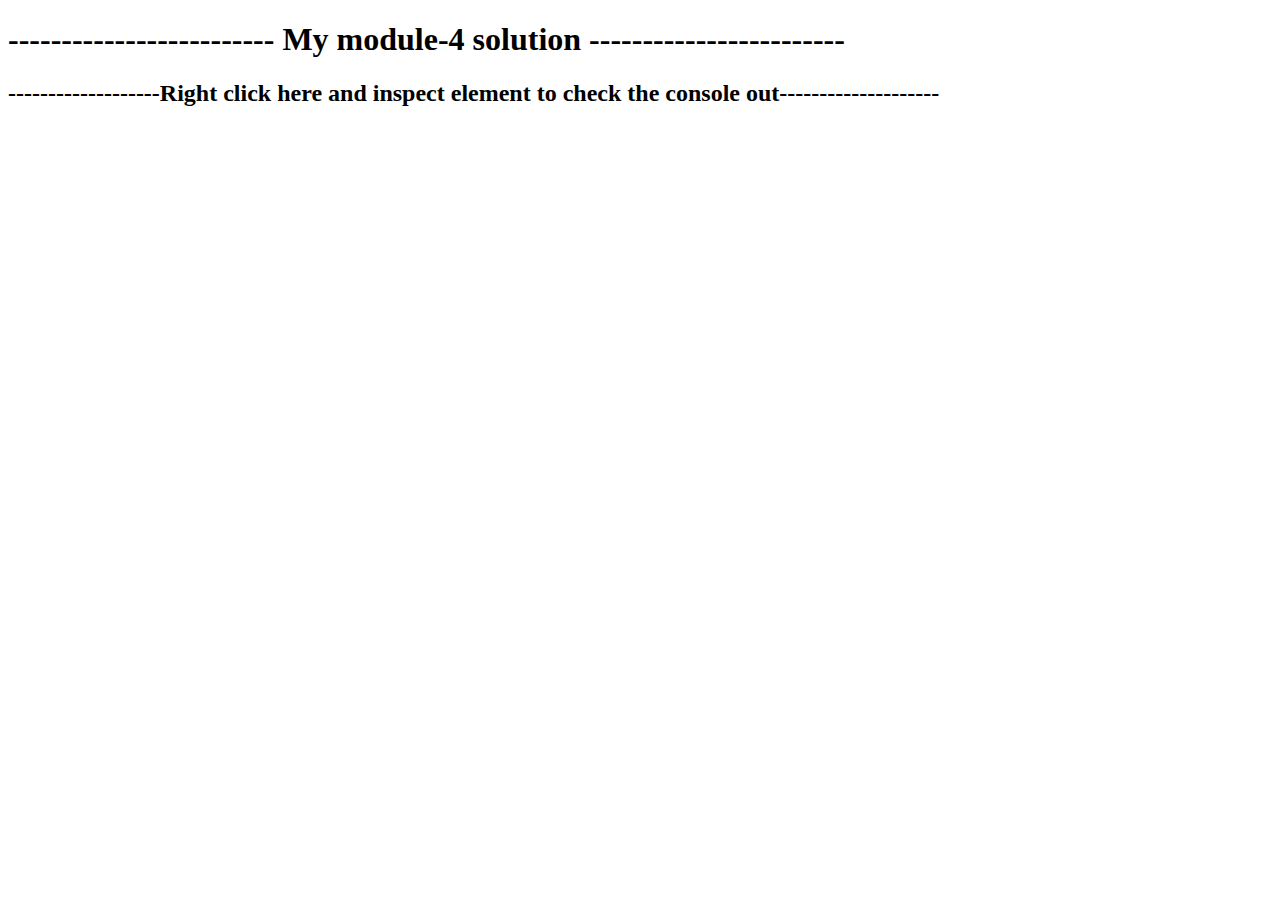
<file: module4-solution/index.html>
<!DOCTYPE html>
<html>
<head>
	<title></title>
</head>
<body>
	<h1>------------------------- My module-4 solution ------------------------</h1>
  <h2>-------------------Right click here and inspect element to check the console out--------------------</h2>
	<script src="script.js" ="text/javascript">
	
		</script>

</body>
</html>
</file>
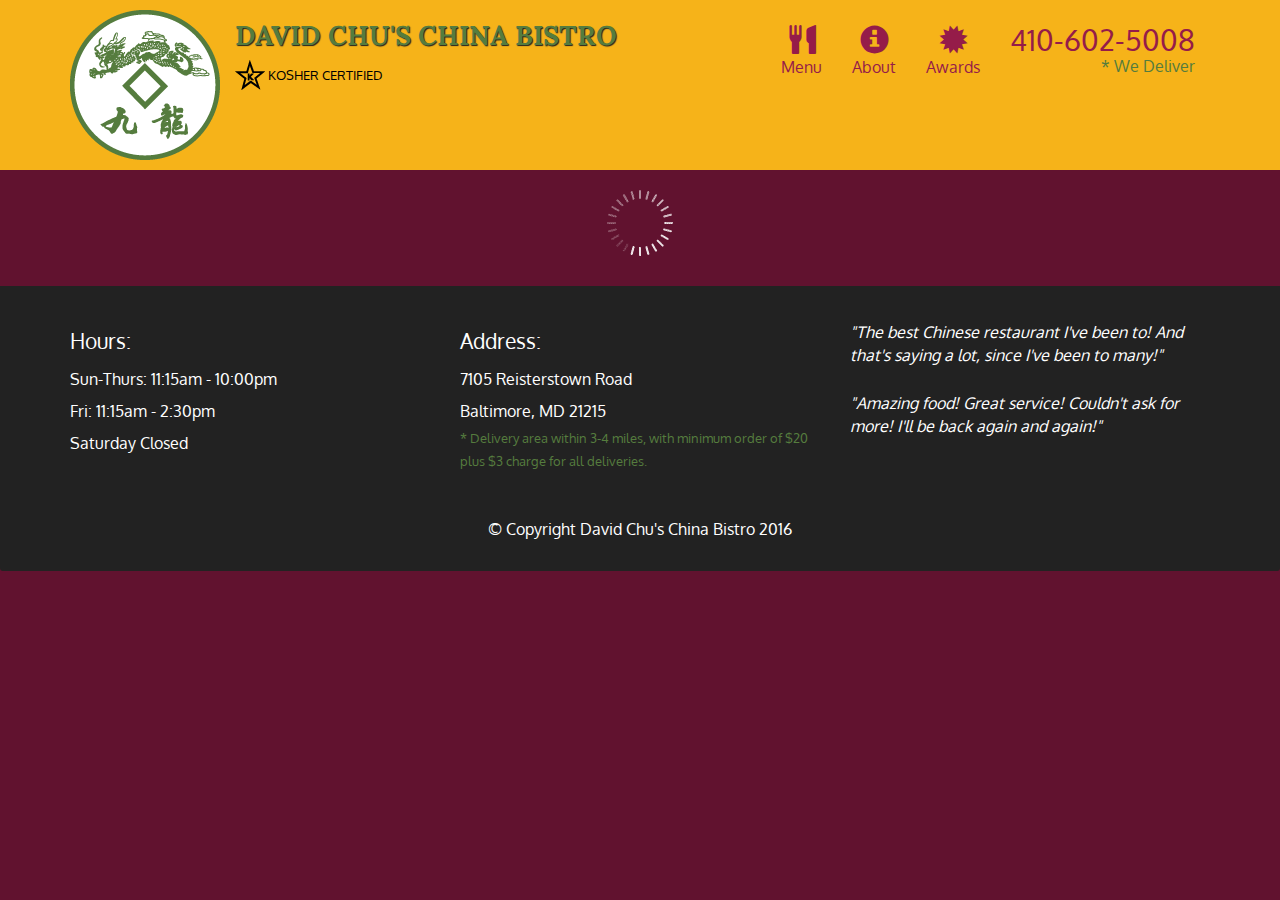
<file: module5-solution/index.html>
<!doctype html>
<html lang="en">
  <head>
    <meta charset="utf-8">
    <meta http-equiv="X-UA-Compatible" content="IE=edge">
    <meta name="viewport" content="width=device-width, initial-scale=1">
    <title>David Chu's China Bistro</title>
    <link rel="stylesheet" href="css/bootstrap.min.css">
    <link rel="stylesheet" href="css/styles.css">
    <link href='https://fonts.googleapis.com/css?family=Oxygen:400,300,700' rel='stylesheet' type='text/css'>
    <link href='https://fonts.googleapis.com/css?family=Lora' rel='stylesheet' type='text/css'>
  </head>
<body>
  <header>
    <nav id="header-nav" class="navbar navbar-default">
      <div class="container">
        <div class="navbar-header">
          <a href="index.html" class="pull-left visible-md visible-lg">
            <div id="logo-img" alt="Logo image"></div>
          </a>

          <div class="navbar-brand">
            <a href="index.html"><h1>David Chu's China Bistro</h1></a>
            <p>
              <img src="images/star-k-logo.png" alt="Kosher certification">
              <span>Kosher Certified</span>
            </p>
          </div>

          <button id="navbarToggle" type="button" class="navbar-toggle collapsed" data-toggle="collapse" data-target="#collapsable-nav" aria-expanded="false">
            <span class="sr-only">Toggle navigation</span>
            <span class="icon-bar"></span>
            <span class="icon-bar"></span>
            <span class="icon-bar"></span>
          </button>
        </div>
        
        <div id="collapsable-nav" class="collapse navbar-collapse">
           <ul id="nav-list" class="nav navbar-nav navbar-right">
            <li id="navHomeButton" class="visible-xs active">
              <a href="index.html">
                <span class="glyphicon glyphicon-home"></span> Home</a>
            </li>
            <li id="navMenuButton">
              <a href="#" onclick="$dc.loadMenuCategories();">
                <span class="glyphicon glyphicon-cutlery"></span><br class="hidden-xs"> Menu</a>
            </li>
            <li>
              <a href="#">
                <span class="glyphicon glyphicon-info-sign"></span><br class="hidden-xs"> About</a>
            </li>
            <li>
              <a href="#">
                <span class="glyphicon glyphicon-certificate"></span><br class="hidden-xs"> Awards</a>
            </li>
            <li id="phone" class="hidden-xs">
              <a href="tel:410-602-5008">
                <span>410-602-5008</span></a><div>* We Deliver</div>
            </li>
          </ul><!-- #nav-list -->
        </div><!-- .collapse .navbar-collapse -->
      </div><!-- .container -->
    </nav><!-- #header-nav -->
  </header>

  <div id="call-btn" class="visible-xs">
    <a class="btn" href="tel:410-602-5008">
    <span class="glyphicon glyphicon-earphone"></span>
    410-602-5008
    </a>
  </div>
  <div id="xs-deliver" class="text-center visible-xs">* We Deliver</div>

  <div id="main-content" class="container"></div>

  <footer class="panel-footer">
    <div class="container">
      <div class="row">
        <section id="hours" class="col-sm-4">
          <span>Hours:</span><br>
          Sun-Thurs: 11:15am - 10:00pm<br>
          Fri: 11:15am - 2:30pm<br>
          Saturday Closed
          <hr class="visible-xs">
        </section>
        <section id="address" class="col-sm-4">
          <span>Address:</span><br>
          7105 Reisterstown Road<br>
          Baltimore, MD 21215
          <p>* Delivery area within 3-4 miles, with minimum order of $20 plus $3 charge for all deliveries.</p>
          <hr class="visible-xs">
        </section>
        <section id="testimonials" class="col-sm-4">
          <p>"The best Chinese restaurant I've been to! And that's saying a lot, since I've been to many!"</p>
          <p>"Amazing food! Great service! Couldn't ask for more! I'll be back again and again!"</p>
        </section>
      </div>
      <div class="text-center">&copy; Copyright David Chu's China Bistro 2016</div>
    </div>
  </footer>

  <!-- jQuery (Bootstrap JS plugins depend on it) -->
  <script src="js/jquery-2.1.4.min.js"></script>
  <script src="js/bootstrap.min.js"></script>
  <script src="js/ajax-utils.js"></script>
  <script src="js/script.js"></script>
</body>
</html>
</file>
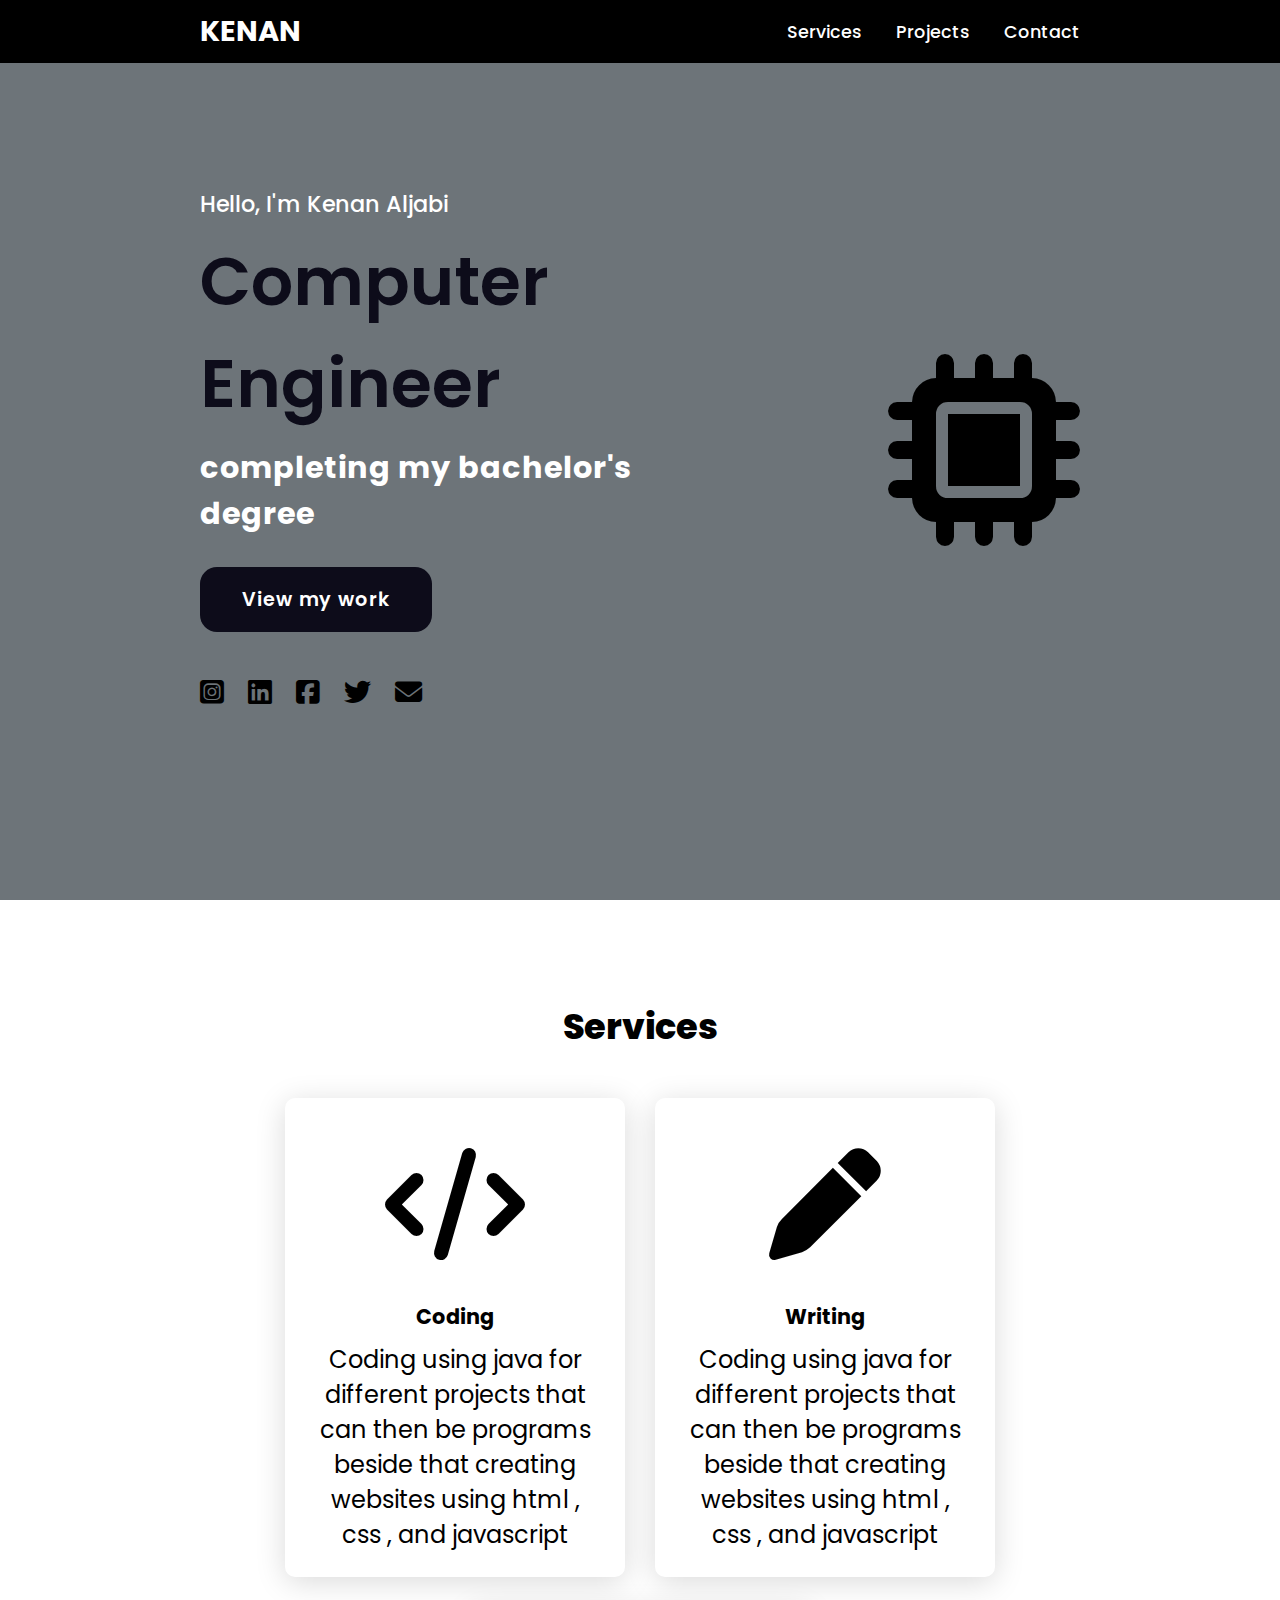
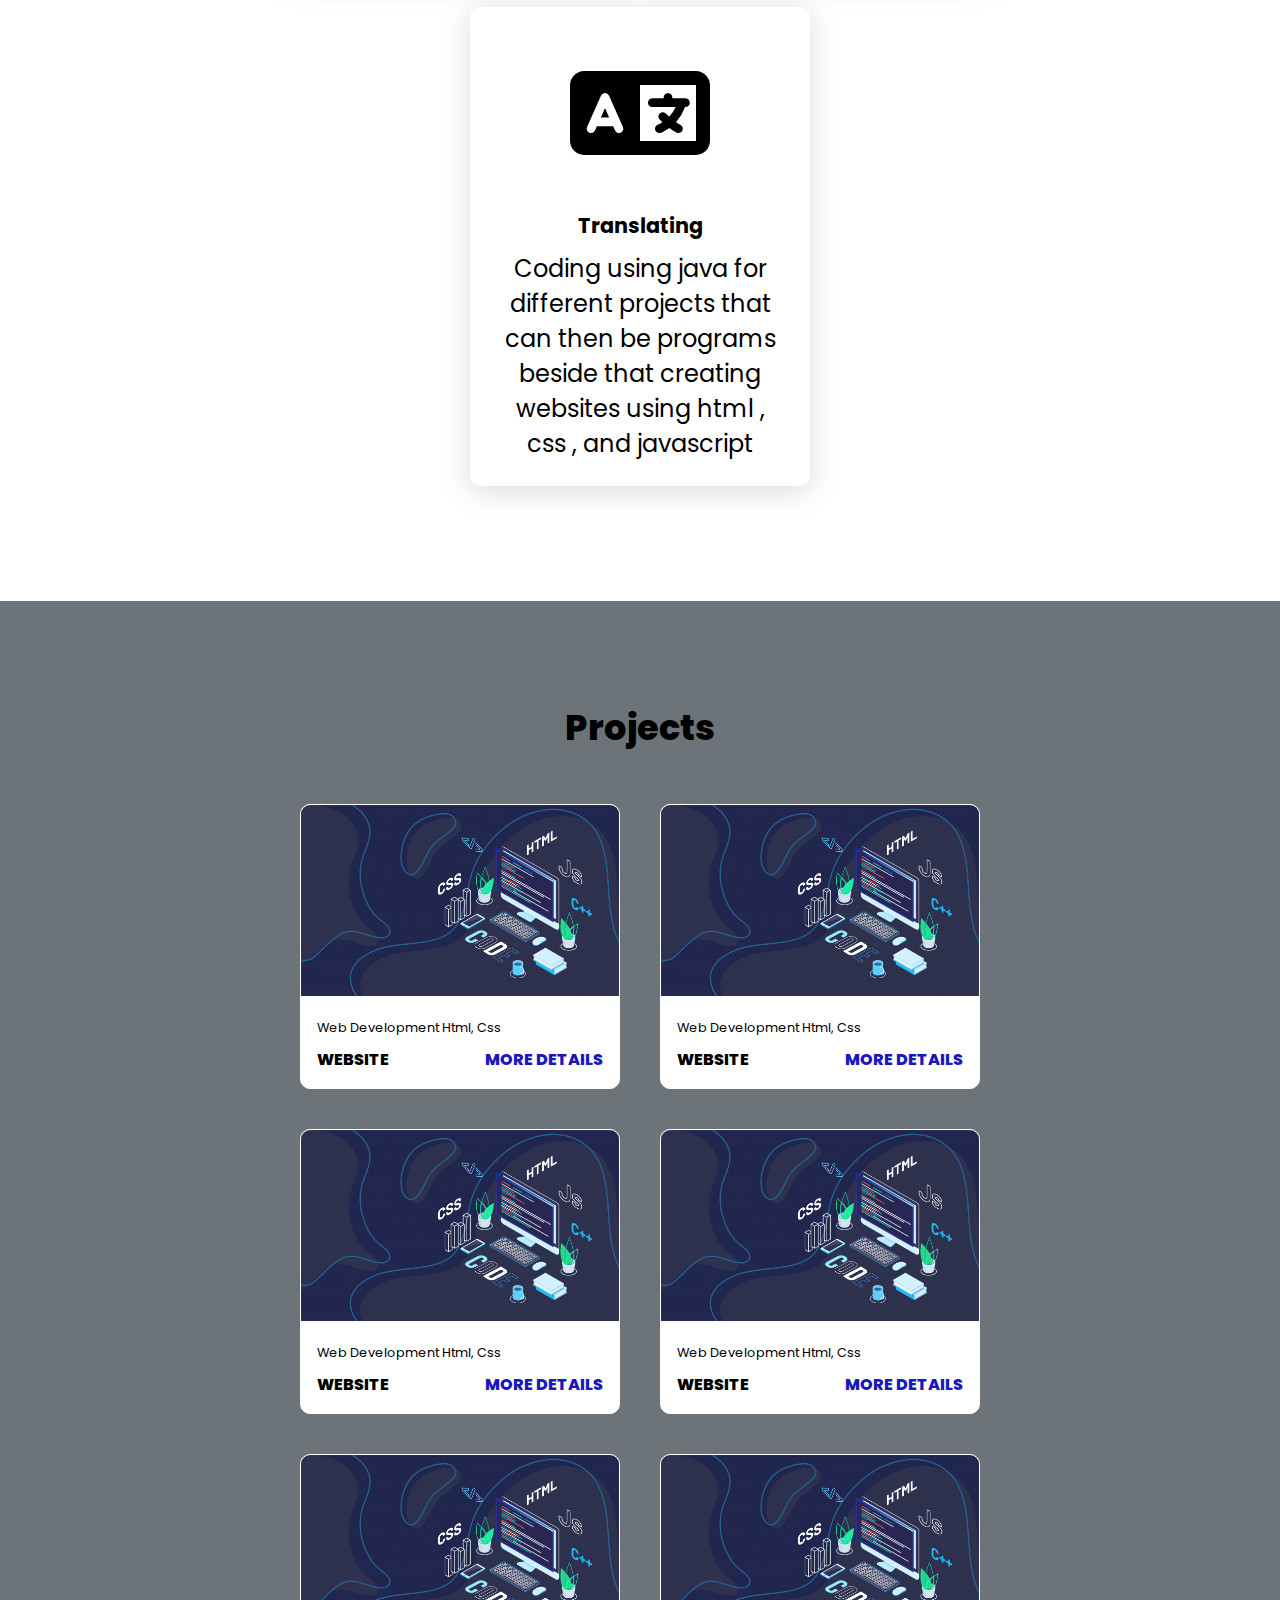
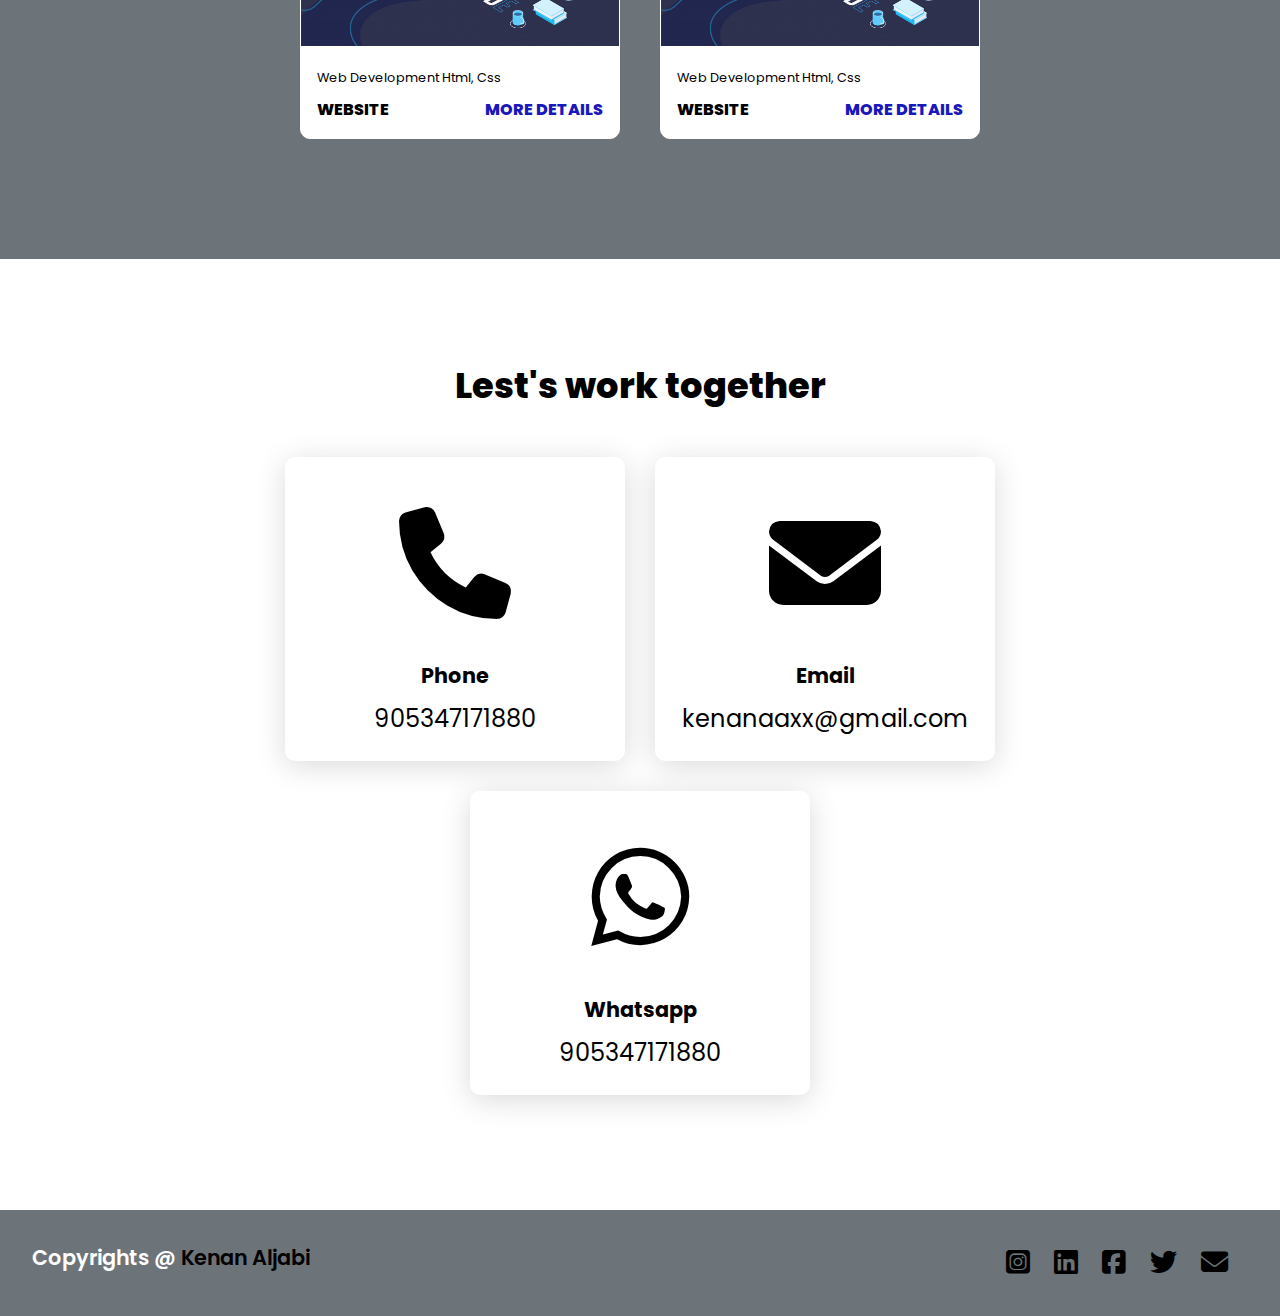
<file: project1/index.html>
<!DOCTYPE html>
<html lang="en">
  <head>
    <meta charset="UTF-8" />
    <meta name="viewport" content="width=device-width, initial-scale=1.0" />
    <link
      rel="stylesheet"
      href="https://cdnjs.cloudflare.com/ajax/libs/font-awesome/6.4.2/css/all.min.css"
    />
    <link rel="stylesheet" href="style.css" />
    <title>Kenan Aljabi</title>
  </head>
  <body>
    <header>
      <a href="#" class="logo">Kenan</a>
      <nav class="navigation">
        <a href="#Services">Services</a>
        <a href="#Projects">Projects</a>
        <a href="#Contact">Contact</a>
      </nav>
    </header>

    <section class="main">
      <div>
        <h2>Hello, I'm Kenan Aljabi <br /><span>Computer Engineer</span></h2>
        <h3>completing my bachelor's degree</h3>
        <a href="#Projects" class="main-btn">View my work</a>
        <div class="social-icons">
          <a href="https://www.instagram.com/kenan_aljabi/" target="_blank"
            ><i class="fa-brands fa-square-instagram"></i
          ></a>
          <a
            href="https://www.linkedin.com/in/kenan-aljabi-6ba23a247/"
            target="_blank"
            ><i class="fa-brands fa-linkedin"></i
          ></a>
          <a href="#facebook"><i class="fa-brands fa-square-facebook"></i></a>
          <a href="#twitter"><i class="fa-brands fa-twitter"></i></a>
          <a href="#mail"><i class="fa-solid fa-envelope"></i></a>
        </div>
      </div>

      <div class="icon1">
        <i class="fa-solid fa-microchip"></i>
      </div>
    </section>

    <section class="cards" id="Services">
      <h2 class="title">Services</h2>
      <div class="content">
        <div class="card">
          <div class="icon">
            <i class="fa-solid fa-code"></i>
          </div>
          <div class="info">
            <h3>Coding</h3>
            <p>
              Coding using java for different projects that can then be programs
              beside that creating websites using html , css , and javascript
            </p>
          </div>
        </div>

        <div class="card">
          <div class="icon">
            <i class="fa-solid fa-pen"></i>
          </div>
          <div class="info">
            <h3>Writing</h3>
            <p>
              Coding using java for different projects that can then be programs
              beside that creating websites using html , css , and javascript
            </p>
          </div>
        </div>

        <div class="card">
          <div class="icon">
            <i class="fa-solid fa-language"></i>
          </div>
          <div class="info">
            <h3>Translating</h3>
            <p>
              Coding using java for different projects that can then be programs
              beside that creating websites using html , css , and javascript
            </p>
          </div>
        </div>
      </div>
    </section>

    <section class="projects" id="Projects">
      <h2 class="title">Projects</h2>
      <div class="content">
        <div class="project-card">
          <div class="project-image">
            <img src="projectPhoto.jpg" alt="Project-photo" />
          </div>
          <div class="project-info">
            <p class="project-category">Web Development Html, Css</p>
            <strong class="project-title">
              <span>Website</span>
              <a href="#" class="more-details">more details</a>
            </strong>
          </div>
        </div>

        <div class="project-card">
          <div class="project-image">
            <img src="projectPhoto.jpg" alt="Project-photo" />
          </div>
          <div class="project-info">
            <p class="project-category">Web Development Html, Css</p>
            <strong class="project-title">
              <span>Website</span>
              <a href="#" class="more-details">more details</a>
            </strong>
          </div>
        </div>

        <div class="project-card">
          <div class="project-image">
            <img src="projectPhoto.jpg" alt="Project-photo" />
          </div>
          <div class="project-info">
            <p class="project-category">Web Development Html, Css</p>
            <strong class="project-title">
              <span>Website</span>
              <a href="#" class="more-details">more details</a>
            </strong>
          </div>
        </div>

        <div class="project-card">
          <div class="project-image">
            <img src="projectPhoto.jpg" alt="Project-photo" />
          </div>
          <div class="project-info">
            <p class="project-category">Web Development Html, Css</p>
            <strong class="project-title">
              <span>Website</span>
              <a href="#" class="more-details">more details</a>
            </strong>
          </div>
        </div>

        <div class="project-card">
          <div class="project-image">
            <img src="projectPhoto.jpg" alt="Project-photo" />
          </div>
          <div class="project-info">
            <p class="project-category">Web Development Html, Css</p>
            <strong class="project-title">
              <span>Website</span>
              <a href="#" class="more-details">more details</a>
            </strong>
          </div>
        </div>

        <div class="project-card">
          <div class="project-image">
            <img src="projectPhoto.jpg" alt="Project-photo" />
          </div>
          <div class="project-info">
            <p class="project-category">Web Development Html, Css</p>
            <strong class="project-title">
              <span>Website</span>
              <a href="#" class="more-details">more details</a>
            </strong>
          </div>
        </div>
      </div>
    </section>

    <section class="Contact" id="Contact">
      <h2 class="title">Lest's work together</h2>
      <div class="content">
        <div class="card">
          <div class="icon">
            <i class="fa-solid fa-phone"></i>
          </div>
          <div class="info">
            <h3>Phone</h3>
            <p>905347171880</p>
          </div>
        </div>

        <div class="card">
          <div class="icon">
            <i class="fa-solid fa-envelope"></i>
          </div>
          <div class="info">
            <h3>Email</h3>
            <p>kenanaaxx@gmail.com</p>
          </div>
        </div>

        <div class="card">
          <div class="icon">
            <i class="fa-brands fa-whatsapp"></i>
          </div>
          <div class="info">
            <h3>Whatsapp</h3>
            <p>905347171880</p>
          </div>
        </div>
      </div>
    </section>

    <footer class="footer">
      <p class="footer-title">Copyrights @ <span>Kenan Aljabi</span></p>
      <div class="social-icons">
        <a href="https://www.instagram.com/kenan_aljabi/" target="_blank"
          ><i class="fa-brands fa-square-instagram"></i
        ></a>
        <a
          href="https://www.linkedin.com/in/kenan-aljabi-6ba23a247/"
          target="_blank"
          ><i class="fa-brands fa-linkedin"></i
        ></a>
        <a href="#facebook"><i class="fa-brands fa-square-facebook"></i></a>
        <a href="#twitter"><i class="fa-brands fa-twitter"></i></a>
        <a href="#mail"><i class="fa-solid fa-envelope"></i></a>
      </div>
    </footer>
  </body>
</html>
</file>
<file: module5-solution/css/styles.css>
body {
  font-size: 16px;
  color: #fff;
  background-color: #61122f;
  font-family: 'Oxygen', sans-serif;
}

/** HEADER **/
#header-nav {
  background-color: #f6b319;
  border-radius: 0;
  border: 0;
}

#logo-img {
  background: url('../images/restaurant-logo_large.png') no-repeat;
  width: 150px;
  height: 150px;
  margin: 10px 15px 10px 0;
}

.navbar-brand {
  padding-top: 25px;
}
.navbar-brand h1 { /* Restaurant name */
  font-family: 'Lora', serif;
  color: #557c3e;
  font-size: 1.5em;
  text-transform: uppercase;
  font-weight: bold;
  text-shadow: 1px 1px 1px #222;
  margin-top: 0;
  margin-bottom: 0;
  line-height: .75;
}
.navbar-brand a:hover, .navbar-brand a:focus {
  text-decoration: none;
}
.navbar-brand p { /* Kosher cert */
  color: #000;
  text-transform: uppercase;
  font-size: .7em;
  margin-top: 15px;
}
.navbar-brand p span { /* Star-K */
  vertical-align: middle;
}

#nav-list {
  margin-top: 10px;
}
#nav-list a {
  color: #951C49;
  text-align: center;
}
#nav-list a:hover {
  background: #E7E7E7;
}
#nav-list a span {
  font-size: 1.8em;
}

#phone {
  margin-top: 5px;
}
#phone a { /* Phone number */
  text-align: right;
  padding-bottom: 0;
}
#phone div { /* We Deliver */
  color: #557c3e;
  text-align: right;
  padding-right: 15px;
}

.navbar-header button.navbar-toggle, .navbar-header .icon-bar {
  border: 1px solid #61122f;
}
.navbar-header button.navbar-toggle {
  clear: both;
  margin-top: -30px;
}
/* END HEADER */

/* FOOTER */
.panel-footer {
  margin-top: 30px;
  padding-top: 35px;
  padding-bottom: 30px;
  background-color: #222;
  border-top: 0;
}
.panel-footer div.row {
  margin-bottom: 35px;
}
#hours, #address {
  line-height: 2;
}
#hours > span, #address > span {
  font-size: 1.3em;
}
#address p {
  color: #557c3e;
  font-size: .8em;
  line-height: 1.8;
}
#testimonials {
  font-style: italic;
}
#testimonials p:nth-child(2) {
  margin-top: 25px;
}
/* END FOOTER */



/* HOME PAGE */
.container .jumbotron {
  box-shadow: 0 0 50px #3F0C1F;
  border: 2px solid #3F0C1F;
}

#menu-tile, #specials-tile, #map-tile {
  height: 250px;
  width: 100%;
  margin-bottom: 15px;
  position: relative;
  border: 2px solid #3F0C1F;
  overflow: hidden;
}
#menu-tile:hover, #specials-tile:hover, #map-tile:hover {
  box-shadow: 0 1px 5px 1px #cccccc;
}
#menu-tile {
  background: url('../images/menu-tile.jpg') no-repeat;
  background-position: center;
}
#specials-tile {
  background: url('../images/specials-tile.jpg') no-repeat;
  background-position: center;
}
#menu-tile span, #specials-tile span, #map-tile span {
  position: absolute;
  bottom: 0;
  right: 0;
  width: 100%;
  text-align: center;
  font-size: 1.6em;
  text-transform: uppercase;
  background-color: #000;
  color: #fff;
  opacity: .8;
}
/* END HOME PAGE */

/* MENU CATEGORIES PAGE */
.category-tile { 
  position: relative;
  border: 2px solid #3F0C1F;
  overflow: hidden;
  width: 200px;
  height: 200px;
  margin: 0 auto 15px;
}
.category-tile span {
  position: absolute;
  bottom: 0;
  right: 0;
  width: 100%;
  text-align: center;
  font-size: 1.2em;
  text-transform: uppercase;
  background-color: #000;
  color: #fff;
  opacity: .8;
}
.category-tile:hover {
  box-shadow: 0 1px 5px 1px #cccccc;
}

#menu-categories-title + div {
  margin-bottom: 50px;
}
/* END MENU CATEGORIES PAGE */

/* SINGLE CATEGORY PAGE */
.menu-item-tile {
  margin-bottom: 25px;
}
.menu-item-tile hr {
  width: 80%;
}
.menu-item-tile .menu-item-price {
  font-size: 1.1em;
  text-align: right;
  margin-top: -15px;
  margin-right: -15px;
}
.menu-item-tile .menu-item-price span {
  font-size: .6em;
}
.menu-item-photo {
  position: relative;
  border: 2px solid #3F0C1F; 
  overflow: hidden;
  padding: 0;
  margin-right: -15px;
  margin-left: auto;
  margin-bottom: 20px;
  max-width: 250px;
}
.menu-item-photo div {
  position: absolute;
  bottom: 0;
  right: 0;
  width: 80px;
  background-color: #557c3e;
  text-align: center;
}
.menu-item-description {
  padding-right: 30px;
}
h3.menu-item-title {
  margin: 0 0 10px;
}
.menu-item-details {
  font-size: .9em;
  font-style: italic;
}
/* END SINGLE CATEGORY PAGE */


/********** Large devices only **********/
@media (min-width: 1200px) {
  .container .jumbotron {
    background: url('../images/jumbotron_1200.jpg') no-repeat;
    height: 675px;
  }
}

/********** Medium devices only **********/
@media (min-width: 992px) and (max-width: 1199px) {
  /* Header */
  #logo-img {
    background: url('../images/restaurant-logo_medium.png') no-repeat;
    width: 100px;
    height: 100px;
    margin: 5px 5px 5px 0;
  }
  /* End Header */

  /* Home Page */
  .container .jumbotron {
    background: url('../images/jumbotron_992.jpg') no-repeat;
    height: 558px;
  }
  /* End Home Page */
}

/********** Small devices only **********/
@media (min-width: 768px) and (max-width: 991px) {
  /* Home Page */
  .container .jumbotron {
    background: url('../images/jumbotron_768.jpg') no-repeat;
    height: 432px;
  }
  /* End Home Page */
}

/********** Extra small devices only **********/
@media (max-width: 767px) {
  /* Header */
  .navbar-brand {
    padding-top: 10px;
    height: 80px;
  }
  .navbar-brand h1 { /* Restaurant name */
    padding-top: 10px;
    font-size: 5vw; /* 1vw = 1% of viewport width */
  }
  .navbar-brand p { /* Kosher cert */
    font-size: .6em;
    margin-top: 12px;
  }
  .navbar-brand p img { /* Star-K */
    height: 20px;
  }

  #collapsable-nav a { /* Collapsed nav menu text */
    font-size: 1.2em;
  }
  #collapsable-nav a span { /* Collapsed nav menu glyph */
    font-size: 1em;
    margin-right: 5px;
  }

  #call-btn > a {
    font-size: 1.5em;
    display: block;
    margin: 0 20px;
    padding: 10px;
    border: 2px solid #fff;
    background-color: #f6b319;
    color: #951c49;
  }
  #xs-deliver {
    margin-top: 5px;
    font-size: .7em;
    letter-spacing: .1em;
    text-transform: uppercase;
  }
  /* End Header */

  /* Footer */
  .panel-footer section {
    margin-bottom: 30px;
    text-align: center;
  }
  .panel-footer section:nth-child(3) {
    margin-bottom: 0; /* margin already exists on the whole row */
  }
  .panel-footer section hr {
    width: 50%;
  }
  /* End Footer */

  /* Home Page */
  .container .jumbotron {
    margin-top: 30px;
    padding: 0;
  }
  #menu-tile, #specials-tile {
    width: 360px;
    margin: 0 auto 15px;
  }

  .menu-item-photo {
    margin-right: auto;
  }
  .menu-item-tile .menu-item-price {
    text-align: center;
  }
  .menu-item-description {
    text-align: center;;
  }
}


/********** Super extra small devices Only :-) (e.g., iPhone 4) **********/
@media (max-width: 479px) {
  /* Header */
  .navbar-brand h1 { /* Restaurant name */
    padding-top: 5px;
    font-size: 6vw;
  }
  /* End Header */
  
  /* Home page */
  #menu-tile, #specials-tile {
    width: 280px;
    margin: 0 auto 15px;
  }

  .col-xxs-12 {
    position: relative;
    min-height: 1px;
    padding-right: 15px;
    padding-left: 15px;
    float: left;
    width: 100%;
  }
}
</file>
<file: project1/style.css>
@import url("https://fonts.googleapis.com/css2?family=Poppins:ital,wght@0,100;0,200;0,300;0,400;0,500;0,600;0,700;0,800;0,900;1,100;1,200;1,300;1,400;1,500;1,600;1,700;1,800;1,900&display=swap");

* {
  font-family: "Poppins", sans-serif;
  margin: 0;
  padding: 0;
  box-sizing: border-box;
  scroll-behavior: smooth;
}

header {
  background-color: black;
  width: 100%;
  position: fixed;
  z-index: 999;
  display: flex;
  justify-content: space-between;
  align-items: center;
  padding: 10px 200px;
}

.logo {
  text-decoration: none;
  color: #fff;
  text-transform: uppercase;
  font-weight: 700;
  font-size: 1.8em;
}

.logo:hover {
  color: rgb(255, 217, 0);
}

.navigation a {
  text-decoration: none;
  color: #fff;
  font-size: 1.1em;
  font-weight: 500;
  padding-left: 30px;
}

.navigation a:hover {
  color: rgb(247, 210, 0);
}

section {
  padding: 100px 200px;
}

.main {
  width: 100%;
  min-height: 100vh;
  display: flex;
  align-items: center;
  background-size: cover;
  background-position: right top;
  background-attachment: fixed;
  background-color: rgb(109, 116, 121);
}

.main h2 {
  color: #fff;
  font-size: 1.4em;
  font-weight: 500;
}

.main h2 span {
  color: #0d0c1a;
  font-size: 3em;
  font-weight: 600;
  display: inline-block;
  margin-top: 10px;
}

.main h3 {
  color: #fff;
  font-size: 1.9em;
  font-weight: 700;
  letter-spacing: 1px;
  margin-top: 10px;
  margin-bottom: 30px;
}

.main-btn {
  background-color: #0d0c1a;
  color: #fff;
  text-decoration: none;
  font-size: 1.2em;
  font-weight: 600;
  display: inline-block;
  padding: 0.9375em 2.1875em;
  letter-spacing: 1px;
  border-radius: 17px;
  margin-bottom: 40px;
  transition: 0.6s ease;
}

.main-btn:hover {
  transform: scale(1.1);
  color: rgb(255, 217, 0);
}

.social-icons a {
  color: black;
  font-size: 1.7em;
  padding-right: 20px;
  transition: 0.7s ease;
}

.social-icons i {
  transition: 0.3s ease;
}

.social-icons i:hover {
  transform: scale(1.1);
  color: #fff;
}

.title {
  display: flex;
  justify-content: center;
  font-size: 2.2em;
  font-weight: 800;
  margin-bottom: 30px;
  color: black;
}

.content {
  display: flex;
  justify-content: center;
  flex-direction: row;
  flex-wrap: wrap;
}

.card {
  background-color: #fff;
  width: 21.25em;
  box-shadow: 0 5px 30px rgba(1 1 1 / 15%);
  border-radius: 10px;
  padding: 25px;
  margin: 15px;
  transition: 0.7s ease;
}

.card:hover {
  transform: scale(1.1);
  background-color: rgba(247, 210, 0, 0.815);
}

.icon {
  color: black;
  font-size: 7em;
  text-align: center;
}

.info h3 {
  color: black;
  text-align: center;
  font-weight: 700;
  font-size: 1.3em;
  margin: 10px;
}

.info {
  text-align: center;
}

.icon1 {
  display: flex;
  font-size: 12em;
  margin-left: 230px;
}

.icon1 i {
  transition: 0.3s ease;
}

.icon1 i:hover {
  transform: scale(1.1);
  rotate: 45deg;
}

.projects {
  background-color: rgb(109, 116, 121);
}

.projects .content {
  margin-top: 30px;
}

.project-card {
  background-color: #fff;
  border: 1px solid #fff;
  min-height: 14em;
  width: 20em;
  overflow: hidden;
  border-radius: 10px;
  margin: 20px;
  transition: 0.6s ease;
}

.project-card:hover {
  transform: scale(1.1);
}

.project-card:hover .project-image {
  opacity: 0.9;
}

.project-image img {
  width: 100%;
}

.project-info {
  padding: 1em;
}

.project-category {
  font-size: 0.8em;
  color: #000;
}

.project-title {
  display: flex;
  justify-content: space-between;
  text-transform: uppercase;
  font-weight: 800;
  margin-top: 10px;
}

.more-details {
  text-decoration: none;
  color: rgb(24, 24, 187);
}

.more-details:hover {
  color: #602cfc;
}

.info p {
  font-size: 1.5em;
}

.footer {
  background-color: rgb(109, 116, 121);
  display: flex;
  justify-content: space-between;
  padding: 2em;
}

.footer p {
  font-size: 1.3em;
  font-weight: 600;
  color: #fff;
}

.footer span {
  color: #000;
}

@media (max-width: 1023px) {
  header {
    padding: 12px 20px;
  }

  .navigation a {
    padding-left: 10px;
  }

  .title {
    font-size: 1.8em;
  }

  section {
    padding: 80px 20px;
  }

  .main-content h2 {
    font-size: 1em;
  }

  .main-content h3 {
    font-size: 1.6em;
  }

  .content {
    flex-direction: column;
    align-items: center;
  }
}

@media (max-width: 641px) {
  body {
    font-size: 12px;
  }

  .main-content h2 {
    font-size: 0.8em;
  }

  .main-content h3 {
    font-size: 1.4em;
  }
}

@media (max-width: 300px) {
  body {
    font-size: 10px;
  }
}
</file>
